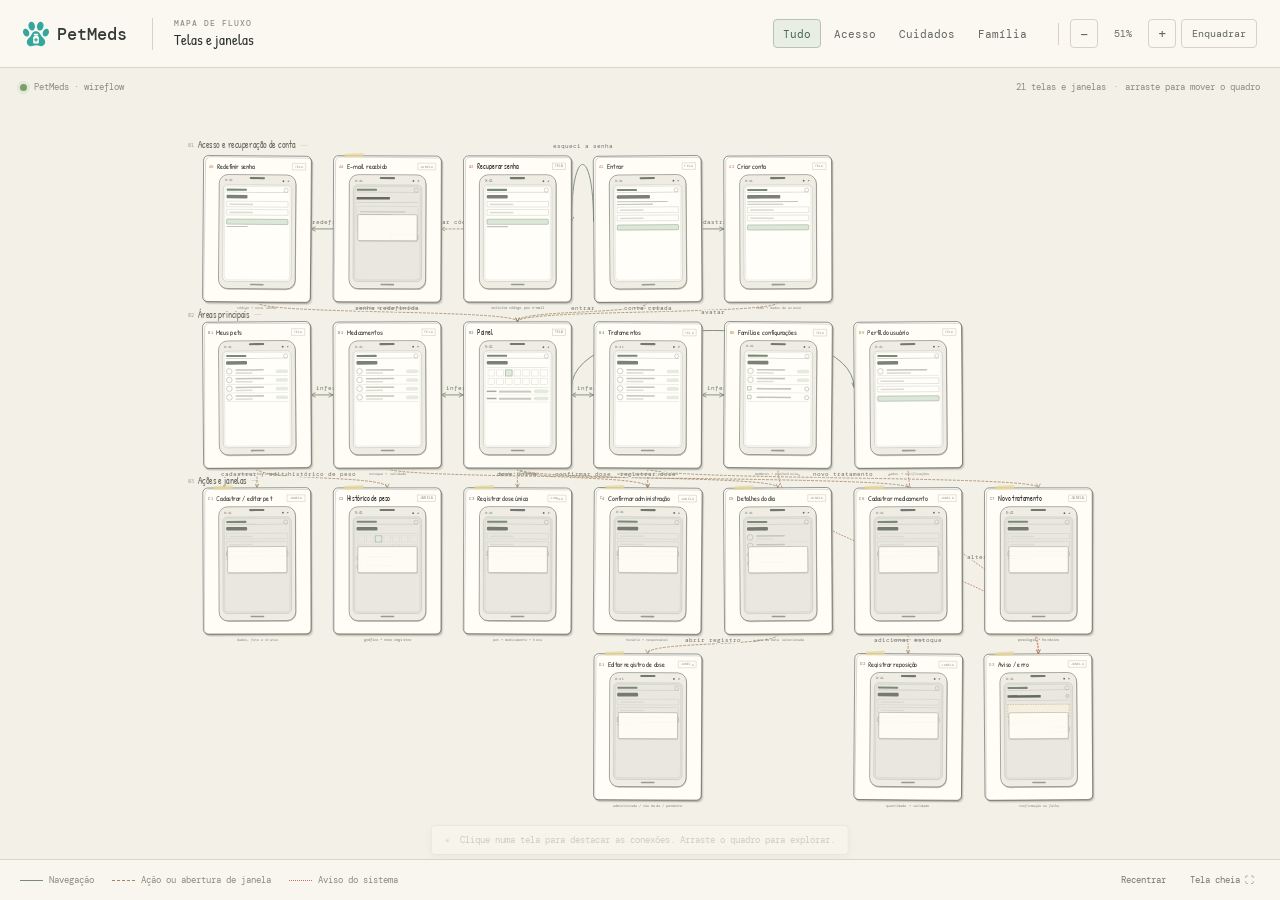
<file: amostras.html>
<!DOCTYPE html>
<html lang="pt-BR">
<head>
  <meta charset="UTF-8">
  <meta name="viewport" content="width=device-width, initial-scale=1.0">
  <meta http-equiv="refresh" content="0; url=fluxo-telas.html">
  <title>PetMeds | Fluxo de telas</title>
  <link rel="stylesheet" href="amostras.css">
</head>
<body>
  <p>Redirecionando para o <a href="fluxo-telas.html">mapa de fluxo das telas</a>...</p>
  <div class="demo-app">
    <aside class="sidebar">
      <a class="brand" href="amostras.html" aria-label="PetMeds, início">
        <img src="logo_petmeds.svg" alt="">
        <span>Pet<span>Meds</span></span>
      </a>
      <div class="demo-label">AMOSTRAS DE TELAS</div>
      <nav class="side-nav" aria-label="Telas da demonstração">
        <button class="nav-item active" data-screen="dashboard"><span class="nav-symbol">▦</span>Painel <span class="nav-count">01</span></button>
        <button class="nav-item" data-screen="pets"><span class="nav-symbol">♧</span>Meus pets <span class="nav-count">02</span></button>
        <button class="nav-item" data-screen="meds"><span class="nav-symbol">◉</span>Medicamentos <span class="nav-count">03</span></button>
        <button class="nav-item" data-screen="treatments"><span class="nav-symbol">☷</span>Tratamentos <span class="nav-count">04</span></button>
        <button class="nav-item" data-screen="family"><span class="nav-symbol">⌂</span>Família e ajustes <span class="nav-count">05</span></button>
      </nav>
      <div class="sidebar-foot">
        <div class="demo-note"><span class="demo-dot"></span>Modo de demonstração</div>
        <p>Dados fictícios. Nenhuma alteração é salva na sua conta.</p>
      </div>
    </aside>

    <main class="main-area">
      <header class="topbar">
        <div class="breadcrumb"><span>PetMeds</span><span class="crumb-slash">/</span><strong id="current-section">Painel</strong></div>
        <div class="topbar-actions">
          <span class="family-pill"><span class="family-mark">G</span> Família Gamboa 106 <span class="chevron">⌄</span></span>
          <button class="profile-button" type="button" aria-label="Perfil de André">AS</button>
        </div>
      </header>

      <div class="content-wrap">
        <section class="screen active" id="screen-dashboard" aria-labelledby="dashboard-title">
          <div class="screen-heading">
            <div><p class="eyebrow">QUARTA-FEIRA, 5 DE NOVEMBRO</p><h1 id="dashboard-title">Bom dia, André <span class="wave">↗</span></h1><p class="subheading">A rotina de hoje está organizada. Aqui está o resumo da família.</p></div>
            <button type="button" class="button primary" data-action="open-dose">＋ Registrar dose única</button>
          </div>
          <div class="pet-switcher" aria-label="Filtrar por pet"><button class="pet-chip selected" data-pet="Todos"><span class="pet-chip-icon all-icon">✳</span>Todos</button><button class="pet-chip" data-pet="Ícaro"><span class="pet-chip-icon cat-icon">I</span>Ícaro</button><button class="pet-chip" data-pet="Laranja"><span class="pet-chip-icon orange-icon">L</span>Laranja</button></div>
          <div class="stats-grid">
            <article class="stat-box"><span class="stat-icon coral">♧</span><div><span class="stat-label">Pets acompanhados</span><strong>2 <small>ativos</small></strong></div><span class="stat-foot">na família</span></article>
            <article class="stat-box"><span class="stat-icon mint">◷</span><div><span class="stat-label">Doses nesta semana</span><strong>18</strong></div><span class="stat-foot">de 21 programadas</span></article>
            <article class="stat-box"><span class="stat-icon blue">✚</span><div><span class="stat-label">Medicamentos ativos</span><strong>5</strong></div><span class="stat-foot">1 precisa reposição</span></article>
          </div>
          <div class="dashboard-grid">
            <section class="panel schedule-panel">
              <div class="panel-heading"><div><p class="eyebrow">ROTINA</p><h2>Agenda de hoje</h2></div><button class="text-button" data-action="show-all-doses">Ver semana <span>→</span></button></div>
              <div class="day-strip"><button class="day-cell muted"><span>SEG</span><b>03</b></button><button class="day-cell muted"><span>TER</span><b>04</b></button><button class="day-cell current"><span>QUA</span><b>05</b><i>Hoje</i></button><button class="day-cell"><span>QUI</span><b>06</b></button><button class="day-cell"><span>SEX</span><b>07</b></button><button class="day-cell"><span>SÁB</span><b>08</b></button><button class="day-cell"><span>DOM</span><b>09</b></button></div>
              <div class="dose-list">
                <article class="dose-row" data-pet-name="Ícaro"><span class="dose-time">08:00</span><span class="timeline-dot done-dot"></span><div class="dose-info"><strong>Dipirona</strong><span>Ícaro · 1 comprimido</span></div><span class="dose-state completed">Administrado</span><span class="dose-by">por André</span></article>
                <article class="dose-row" data-pet-name="Laranja"><span class="dose-time">12:30</span><span class="timeline-dot next-dot"></span><div class="dose-info"><strong>Antibiótico</strong><span>Laranja · 2 ml</span></div><button class="button small confirm-dose" data-action="confirm-dose">Confirmar dose</button></article>
                <article class="dose-row" data-pet-name="Ícaro"><span class="dose-time">20:00</span><span class="timeline-dot later-dot"></span><div class="dose-info"><strong>Probiótico</strong><span>Ícaro · 1 cápsula</span></div><span class="dose-state upcoming">Agendado</span></article>
              </div>
              <div class="schedule-foot"><span class="status-mark"></span>Uma dose aguardando confirmação</div>
            </section>
            <aside class="panel side-panel">
              <div class="panel-heading"><div><p class="eyebrow">ACOMPANHAMENTO</p><h2>Seus pets</h2></div><button class="icon-button" data-goto="pets" aria-label="Ver pets">→</button></div>
              <div class="mini-pet"><div class="pet-avatar avatar-icaro">Í</div><div class="mini-pet-info"><strong>Ícaro</strong><span>Gato · 6 anos</span><small><span class="weight-icon">↕</span> 6,1 kg <em>· registrado hoje</em></small></div><span class="health-indicator">●</span></div>
              <div class="mini-pet"><div class="pet-avatar avatar-laranja">L</div><div class="mini-pet-info"><strong>Laranja</strong><span>Gato · 14 anos</span><small><span class="weight-icon">↕</span> 8,5 kg <em>· há 2 semanas</em></small></div><span class="health-indicator">●</span></div>
              <div class="reminder-box"><span class="reminder-icon">!</span><p><strong>Estoque baixo</strong><br>Antibiótico tem doses para mais 2 dias.</p><button data-goto="meds">Conferir</button></div>
            </aside>
          </div>
          <section class="panel history-panel"><div class="panel-heading"><div><p class="eyebrow">REGISTROS</p><h2>Administrações recentes</h2></div><div class="segmented"><button class="segment active" data-history="pessoa">Por pessoa</button><button class="segment" data-history="medicamento">Por medicamento</button></div></div><div class="history-table"><div class="history-head"><span>MEDICAMENTO</span><span>PET</span><span>ADMINISTRADO POR</span><span>DATA E HORA</span><span>STATUS</span></div><div class="history-line"><strong>Dipirona</strong><span>Ícaro</span><span>André Silva</span><span>Hoje, 08:04</span><span class="table-status">Concluído</span></div></div></section>
        </section>

        <section class="screen" id="screen-pets" aria-labelledby="pets-title">
          <div class="screen-heading"><div><p class="eyebrow">PERFIL E SAÚDE</p><h1 id="pets-title">Meus pets</h1><p class="subheading">Informações, peso e tratamentos de cada companheiro.</p></div><button class="button primary" data-action="open-pet">＋ Cadastrar pet</button></div>
          <div class="screen-toolbar"><div class="segmented pet-filter"><button class="segment active" data-pet-filter="active">Ativos <span>2</span></button><button class="segment" data-pet-filter="inactive">Não ativos <span>1</span></button></div><label class="search-field"><span>⌕</span><input type="search" placeholder="Buscar pet" aria-label="Buscar pet"></label></div>
          <div class="pets-grid">
            <article class="pet-profile"><div class="profile-top"><div class="pet-avatar large avatar-icaro">Í</div><div class="profile-name"><span class="active-tag"><i></i> Ativo</span><h2>Ícaro</h2><p>Gato · Nascido em 01/09/2019</p></div><button class="dots-button" aria-label="Mais opções">···</button></div><div class="weight-summary"><span class="weight-icon">↕</span><div><strong>6,1 <small>kg</small></strong><span>Peso mais recente · 05/11/2026</span></div><button class="text-button" data-action="weight-history">Histórico de peso →</button></div><div class="profile-treatments"><h3>Tratamentos ativos <span>2</span></h3><div class="tag-list"><span>Dipirona</span><span>Probiótico</span></div></div><div class="profile-actions"><button class="button outline" data-action="weight-history">↕ Histórico de peso</button><button class="button outline" data-action="edit-pet">Editar perfil</button></div></article>
            <article class="pet-profile"><div class="profile-top"><div class="pet-avatar large avatar-laranja">L</div><div class="profile-name"><span class="active-tag"><i></i> Ativo</span><h2>Laranja</h2><p>Gato · Nascido em 01/06/2012</p></div><button class="dots-button" aria-label="Mais opções">···</button></div><div class="weight-summary"><span class="weight-icon">↕</span><div><strong>8,5 <small>kg</small></strong><span>Peso mais recente · 22/10/2026</span></div><button class="text-button" data-action="weight-history">Histórico de peso →</button></div><div class="profile-treatments"><h3>Tratamentos ativos <span>1</span></h3><div class="tag-list"><span>Antibiótico</span></div></div><div class="profile-actions"><button class="button outline" data-action="weight-history">↕ Histórico de peso</button><button class="button outline" data-action="edit-pet">Editar perfil</button></div></article>
            <article class="pet-profile inactive-pet" hidden><div class="profile-top"><div class="pet-avatar large avatar-thor">T</div><div class="profile-name"><span class="inactive-tag">Inativo</span><h2>Thor</h2><p>Cão · Perfil arquivado</p></div><button class="dots-button" aria-label="Mais opções">···</button></div><p class="archived-note">O histórico permanece guardado para consulta.</p><div class="profile-actions"><button class="button outline" data-action="pet-record">Ver histórico</button></div></article>
          </div>
          <div class="feature-caption"><span>02</span><p><strong>Perfil completo por pet</strong> · acompanhe peso, tratamentos e histórico de saúde em um só lugar.</p></div>
        </section>

        <section class="screen" id="screen-meds" aria-labelledby="meds-title">
          <div class="screen-heading"><div><p class="eyebrow">INVENTÁRIO DA FAMÍLIA</p><h1 id="meds-title">Medicamentos</h1><p class="subheading">Validade e quantidade em estoque, sempre à mão.</p></div><button class="button primary" data-action="open-med">＋ Cadastrar medicamento</button></div>
          <div class="stock-summary"><div><span class="stock-kicker">NO SEU ESTOQUE</span><strong>5 <small>medicamentos</small></strong></div><div class="stock-breakdown"><span><i class="stock-dot good"></i> 3 disponíveis</span><span><i class="stock-dot low"></i> 1 estoque baixo</span><span><i class="stock-dot expired"></i> 1 vencido</span></div></div>
          <div class="screen-toolbar"><div class="segmented med-filter"><button class="segment active" data-med-filter="available">Disponíveis <span>3</span></button><button class="segment" data-med-filter="low">Estoque baixo <span>1</span></button><button class="segment" data-med-filter="expired">Vencidos <span>1</span></button></div><label class="search-field"><span>⌕</span><input type="search" placeholder="Buscar medicamento" aria-label="Buscar medicamento"></label></div>
          <div class="med-table panel"><div class="med-table-head"><span>MEDICAMENTO</span><span>ESTOQUE</span><span>VALIDADE</span><span>TRATAMENTO</span><span>AÇÃO</span></div>
            <article class="med-row" data-med-status="available"><div class="med-title"><span class="med-icon mint">✚</span><span><strong>Dipirona</strong><small>Gotas · 20 ml</small></span></div><div><strong>16 ml</strong><small class="stock-caption">Disponível</small></div><div><strong>20/03/2027</strong><small>Em 135 dias</small></div><div><span class="linked-pet"><span class="tiny-avatar avatar-icaro">Í</span> Ícaro</span></div><button class="button outline small" data-action="restock">＋ Repor</button></article>
            <article class="med-row" data-med-status="low"><div class="med-title"><span class="med-icon amber">✚</span><span><strong>Antibiótico</strong><small>Suspensão · 10 ml</small></span></div><div><strong>2 ml</strong><small class="stock-caption low-text">Baixo · ~2 dias</small></div><div><strong>12/11/2026</strong><small>Em 7 dias</small></div><div><span class="linked-pet"><span class="tiny-avatar avatar-laranja">L</span> Laranja</span></div><button class="button outline small" data-action="restock">＋ Repor</button></article>
            <article class="med-row" data-med-status="available"><div class="med-title"><span class="med-icon blue">✚</span><span><strong>Probiótico</strong><small>Cápsulas · 30 un.</small></span></div><div><strong>24 un.</strong><small class="stock-caption">Disponível</small></div><div><strong>08/06/2027</strong><small>Em 215 dias</small></div><div><span class="linked-pet"><span class="tiny-avatar avatar-icaro">Í</span> Ícaro</span></div><button class="button outline small" data-action="restock">＋ Repor</button></article>
            <article class="med-row" data-med-status="expired" hidden><div class="med-title"><span class="med-icon gray">✚</span><span><strong>Pomada dermatológica</strong><small>Uso tópico · 15 g</small></span></div><div><strong>1 un.</strong><small class="stock-caption">Em estoque</small></div><div><strong>10/10/2026</strong><small class="low-text">Vencido</small></div><div><span>Sem tratamento</span></div><button class="button outline small" data-action="med-details">Detalhes</button></article>
          </div>
          <div class="feature-caption"><span>03</span><p><strong>Estoque e validade</strong> · receba sinais visuais de reposição e acompanhe os medicamentos vinculados aos tratamentos.</p></div>
        </section>

        <section class="screen" id="screen-treatments" aria-labelledby="treatments-title">
          <div class="screen-heading"><div><p class="eyebrow">DOSES E HORÁRIOS</p><h1 id="treatments-title">Tratamentos</h1><p class="subheading">Monte uma rotina e registre cada administração.</p></div><button class="button primary" data-action="open-treatment">＋ Novo tratamento</button></div>
          <div class="treatment-overview"><div class="overview-mark">◷</div><div><strong>Rotina em andamento</strong><span>3 tratamentos ativos · próximas doses às 12:30 e 20:00</span></div><button class="text-button" data-goto="dashboard">Ver agenda →</button></div>
          <div class="screen-toolbar"><div class="segmented treatment-filter"><button class="segment active" data-treatment-filter="active">Ativos <span>3</span></button><button class="segment" data-treatment-filter="paused">Pausados <span>1</span></button><button class="segment" data-treatment-filter="completed">Concluídos <span>4</span></button></div><span class="filter-hint">Filtrar por status</span></div>
          <div class="treatment-list">
            <article class="treatment-card panel" data-treatment-status="active"><div class="treatment-main"><span class="treatment-icon pink">✚</span><div><div class="treatment-name"><h2>Antibiótico</h2><span class="treatment-status active-status">Ativo</span></div><p><span class="tiny-avatar avatar-laranja">L</span> Laranja <span class="dot-separator">·</span> 2 ml <span class="dot-separator">·</span> a cada 12 horas</p></div></div><div class="treatment-schedule"><span class="eyebrow">PRÓXIMA DOSE</span><strong>Hoje, 12:30</strong><span>Faltam 2 horas</span></div><div class="treatment-actions"><button class="button primary small" data-action="confirm-dose">Registrar dose</button><button class="button outline small" data-action="pause-treatment">Pausar</button></div></article>
            <article class="treatment-card panel" data-treatment-status="active"><div class="treatment-main"><span class="treatment-icon mint">✚</span><div><div class="treatment-name"><h2>Dipirona</h2><span class="treatment-status active-status">Ativo</span></div><p><span class="tiny-avatar avatar-icaro">Í</span> Ícaro <span class="dot-separator">·</span> 1 comprimido <span class="dot-separator">·</span> a cada 8 horas</p></div></div><div class="treatment-schedule"><span class="eyebrow">PRÓXIMA DOSE</span><strong>Hoje, 16:00</strong><span>Horários flexíveis</span></div><div class="treatment-actions"><button class="button primary small" data-action="confirm-dose">Registrar dose</button><button class="button outline small" data-action="pause-treatment">Pausar</button></div></article>
            <article class="treatment-card panel" data-treatment-status="paused" hidden><div class="treatment-main"><span class="treatment-icon gray">✚</span><div><div class="treatment-name"><h2>Suplemento vitamínico</h2><span class="treatment-status paused-status">Pausado</span></div><p><span class="tiny-avatar avatar-icaro">Í</span> Ícaro <span class="dot-separator">·</span> 1 cápsula <span class="dot-separator">·</span> 1 vez ao dia</p></div></div><div class="treatment-schedule"><span class="eyebrow">PAUSADO EM</span><strong>01/11/2026</strong><span>Histórico preservado</span></div><div class="treatment-actions"><button class="button outline small" data-action="resume-treatment">Retomar</button><button class="button outline small" data-action="treatment-history">Histórico</button></div></article>
          </div>
          <div class="feature-caption"><span>04</span><p><strong>Tratamentos flexíveis</strong> · defina horários, frequência e duração; pause e retome mantendo o histórico.</p></div>
        </section>

        <section class="screen" id="screen-family" aria-labelledby="family-title">
          <div class="screen-heading"><div><p class="eyebrow">GESTÃO COMPARTILHADA</p><h1 id="family-title">Família e ajustes</h1><p class="subheading">Cuide dos pets em conjunto, com permissões para cada pessoa.</p></div><button class="button outline" data-action="copy-code">▣ Copiar código do grupo</button></div>
          <div class="family-layout">
            <section class="panel family-card"><div class="panel-heading"><div><p class="eyebrow">SEU GRUPO</p><h2>Família Gamboa 106</h2></div><span class="family-icon">⌂</span></div><p class="family-description">Compartilhe os cuidados e mantenha todos a par dos horários e registros.</p><div class="invite-code"><div><span class="eyebrow">CÓDIGO DE CONVITE</span><strong>G6M2K9</strong></div><button class="button outline small" data-action="copy-code">Copiar</button></div><div class="member-list"><div class="member-row"><span class="member-avatar member-andre">AS</span><div><strong>André Silva <small>Você</small></strong><span>andre@email.com</span></div><span class="role-badge admin-role">Administrador</span></div><div class="member-row"><span class="member-avatar member-maria">MC</span><div><strong>Maria Costa</strong><span>Cuida dos pets desde 2024</span></div><span class="role-badge caregiver-role">Cuidadora</span></div><div class="member-row"><span class="member-avatar member-joao">JP</span><div><strong>João Pereira</strong><span>Acesso temporário · até 12/11</span></div><span class="role-badge guest-role">Temporário</span></div></div><button class="button outline invite-button" data-action="invite-member">＋ Convidar pessoa</button></section>
            <div class="settings-column"><section class="panel settings-panel"><p class="eyebrow">SUA CONTA</p><h2>Perfil</h2><div class="account-row"><span class="member-avatar member-andre">AS</span><div><strong>André Silva</strong><span>andre@email.com</span></div><button class="text-button" data-action="edit-profile">Editar →</button></div></section><section class="panel settings-panel"><p class="eyebrow">PREFERÊNCIAS</p><h2>Lembretes e aparência</h2><label class="toggle-row"><span><strong>Lembretes por e-mail</strong><small>Receber avisos de doses agendadas</small></span><input type="checkbox" checked><i class="toggle"></i></label><label class="toggle-row"><span><strong>Tema escuro</strong><small>Alternar aparência da interface</small></span><input type="checkbox" id="dark-toggle"><i class="toggle"></i></label><button class="settings-link" data-action="export-data"><span>⇩</span><span><strong>Exportar dados</strong><small>Baixar uma cópia dos registros</small></span><b>→</b></button></section><section class="help-card"><span>?</span><div><strong>Seu espaço de cuidado</strong><p>Os dados da família ficam disponíveis para todos os membros autorizados.</p></div></section></div>
          </div>
          <div class="feature-caption"><span>05</span><p><strong>Cuidado compartilhado</strong> · convide familiares, controle permissões e personalize lembretes.</p></div>
        </section>
        <footer class="page-footer"><span>PetMeds · Amostras de telas</span><div><button data-action="previous-screen">← Anterior</button><span id="screen-counter">01 / 05</span><button data-action="next-screen">Próxima →</button></div></footer>
      </div>
    </main>
  </div>
  <dialog id="demo-dialog" class="demo-dialog"><button class="dialog-close" data-action="close-dialog" aria-label="Fechar">×</button><div id="dialog-content"></div></dialog>
  <div class="toast" id="toast" role="status" aria-live="polite"></div>
  <script src="amostras.js" defer></script>
</body>
</html>
</file>
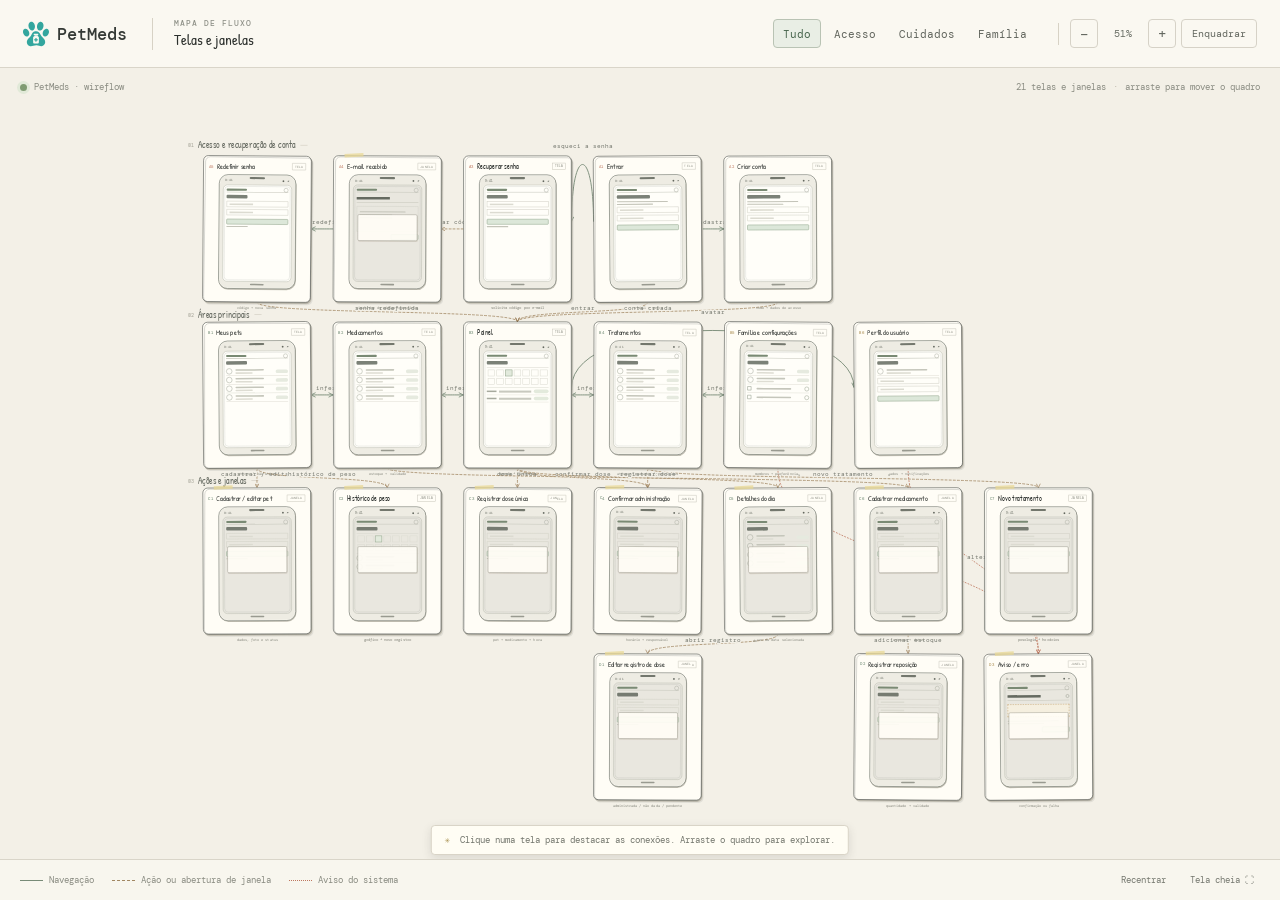
<file: fluxo-telas.html>
<!DOCTYPE html>
<html lang="pt-BR">
<head>
  <meta charset="UTF-8">
  <meta name="viewport" content="width=device-width, initial-scale=1.0">
  <meta name="theme-color" content="#f3f0e7">
  <title>PetMeds | Mapa de fluxo</title>
  <link rel="stylesheet" href="fluxo-telas.css">
  <link rel="stylesheet" href="fluxo-celular.css">
</head>
<body>
  <header class="topbar">
    <a class="brand" href="fluxo-telas.html" aria-label="PetMeds, mapa de fluxo"><img src="logo_petmeds.svg" alt=""><span>PetMeds</span></a>
    <div class="document-title"><span class="document-kicker">MAPA DE FLUXO</span><strong>Telas e janelas</strong></div>
    <div class="toolbar">
      <div class="view-filters" aria-label="Filtrar partes do fluxo">
        <button class="filter-button active" data-filter="all">Tudo</button>
        <button class="filter-button" data-filter="access">Acesso</button>
        <button class="filter-button" data-filter="care">Cuidados</button>
        <button class="filter-button" data-filter="team">Família</button>
      </div>
      <span class="toolbar-divider"></span>
      <button class="tool-button" data-tool="zoom-out" aria-label="Diminuir zoom" title="Diminuir zoom">−</button>
      <output id="zoom-level">100%</output>
      <button class="tool-button" data-tool="zoom-in" aria-label="Aumentar zoom" title="Aumentar zoom">+</button>
      <button class="tool-button fit-button" data-tool="fit" title="Enquadrar quadro">Enquadrar</button>
    </div>
  </header>
  <main class="workspace">
    <div class="board-meta"><span><i class="status-dot"></i>PetMeds · wireflow</span><span>21 telas e janelas <b>·</b> arraste para mover o quadro</span></div>
    <div class="viewport" id="viewport" aria-label="Quadro do fluxo de telas PetMeds">
      <div class="board" id="board">
        <div class="lane-label lane-access">01 <span>Acesso e recuperação de conta</span><i></i></div>
        <div class="lane-label lane-pages">02 <span>Áreas principais</span><i></i></div>
        <div class="lane-label lane-windows">03 <span>Ações e janelas</span><i></i></div>
        <svg class="connections" id="connections" aria-hidden="true"></svg>
        <div id="nodes"></div>
      </div>
    </div>
    <footer class="board-footer">
      <div class="legend"><span><i class="legend-line"></i> Navegação</span><span><i class="legend-line action-line"></i> Ação ou abertura de janela</span><span><i class="legend-line system-line"></i> Aviso do sistema</span></div>
      <div class="board-controls"><button data-tool="reset" title="Voltar ao enquadramento inicial">Recentrar</button><button data-tool="fullscreen" title="Alternar tela cheia">Tela cheia ⛶</button></div>
    </footer>
    <aside class="hint" id="hint"><span>✳</span> Clique numa tela para destacar as conexões. Arraste o quadro para explorar.</aside>
  </main>
  <script src="fluxo-telas.js" defer></script>
</body>
</html>
</file>
<file: amostras.css>
@import url('https://fonts.googleapis.com/css2?family=DM+Sans:wght@400;500;600;700&family=Manrope:wght@400;500;600;700;800&display=swap');

:root{--ink:#20302e;--muted:#75817e;--line:#e4e9e5;--paper:#fff;--canvas:#f3f6f4;--green:#198a77;--green-dark:#176c60;--mint:#e2f2eb;--coral:#f3e5dd;--amber:#a76c19;--amber-bg:#fff2db;--blue:#e6edf5;--shadow:0 12px 32px rgba(32,48,46,.045);font-family:'DM Sans',sans-serif;color:var(--ink);font-synthesis:none}
*{box-sizing:border-box}body{margin:0;background:var(--canvas);font-size:14px}button,input{font:inherit}button{color:inherit;cursor:pointer}button:focus-visible,input:focus-visible{outline:2px solid #45a994;outline-offset:2px}.demo-app{min-height:100vh}.sidebar{position:fixed;inset:0 auto 0 0;width:246px;background:#fff;border-right:1px solid var(--line);padding:30px 18px 20px;display:flex;flex-direction:column;z-index:5}.brand{display:flex;align-items:center;gap:10px;text-decoration:none;color:var(--ink);font:800 21px 'Manrope',sans-serif;margin:0 10px 49px}.brand img{width:30px;height:30px;object-fit:contain}.brand span span{color:var(--green)}.demo-label,.eyebrow,.stock-kicker{font-size:10px;font-weight:700;letter-spacing:1.15px;color:#899590}.demo-label{padding:0 12px;margin-bottom:12px}.side-nav{display:grid;gap:5px}.nav-item{height:44px;border:0;border-radius:7px;background:transparent;text-align:left;padding:0 11px;display:flex;align-items:center;gap:12px;color:#697672;font-size:13px;font-weight:600}.nav-item:hover{background:#f5f8f6}.nav-item.active{color:var(--green-dark);background:#e8f4ee}.nav-symbol{width:20px;text-align:center;font-size:18px}.nav-count{margin-left:auto;font-size:10px;color:#9aa5a0;font-weight:600}.nav-item.active .nav-count{color:#53877b}.sidebar-foot{margin-top:auto;border-top:1px solid var(--line);padding:16px 9px 0}.demo-note{font-size:12px;font-weight:700;display:flex;gap:8px;align-items:center}.demo-dot{width:7px;height:7px;border-radius:50%;background:#61ad79;box-shadow:0 0 0 3px #e6f4e9}.sidebar-foot p{font-size:11px;line-height:1.55;color:var(--muted);margin:9px 0 0}.main-area{margin-left:246px;min-height:100vh}.topbar{height:68px;background:rgba(255,255,255,.82);border-bottom:1px solid var(--line);display:flex;align-items:center;justify-content:space-between;padding:0 44px;position:sticky;top:0;z-index:4;backdrop-filter:blur(14px)}.breadcrumb{display:flex;gap:11px;align-items:center;font-size:12px;color:#8a9591}.breadcrumb strong{color:#42504d;font-weight:600}.crumb-slash{color:#c1cac5}.topbar-actions{display:flex;align-items:center;gap:16px}.family-pill{height:34px;padding:0 10px;display:flex;align-items:center;gap:8px;background:#fff;border:1px solid var(--line);border-radius:6px;color:#53615d;font-size:11px;font-weight:600}.family-mark{width:20px;height:20px;display:grid;place-items:center;border-radius:50%;background:#e6f1e7;color:#537b5b;font-size:10px}.chevron{color:#899590}.profile-button{width:32px;height:32px;border:0;border-radius:50%;background:#dcece3;color:#4e7761;font-size:10px;font-weight:700}.content-wrap{max-width:1230px;padding:35px 44px 20px;margin:0 auto}.screen{display:none;animation:arrive .24s ease-out}.screen.active{display:block}@keyframes arrive{from{opacity:.5;transform:translateY(4px)}to{opacity:1;transform:translateY(0)}}.screen-heading{display:flex;align-items:flex-end;justify-content:space-between;gap:22px;margin-bottom:26px}.eyebrow{margin:0 0 8px}h1,h2,h3,p{margin-top:0}h1,h2,h3{font-family:'Manrope',sans-serif}h1{font-size:27px;line-height:1.25;letter-spacing:0;margin:0;font-weight:700}.wave{font-family:'DM Sans',sans-serif;color:var(--green);font-size:22px}.subheading{color:var(--muted);font-size:12px;margin:8px 0 0}.button{border:1px solid transparent;border-radius:6px;height:38px;padding:0 14px;display:inline-flex;align-items:center;justify-content:center;gap:7px;white-space:nowrap;font-size:11px;font-weight:700;transition:background .15s,transform .15s}.button:active{transform:translateY(1px)}.button.primary{color:#fff;background:var(--green)}.button.primary:hover{background:var(--green-dark)}.button.outline{background:#fff;border-color:#dfe6e2;color:#56635f}.button.outline:hover{border-color:#9bbeb0;color:var(--green-dark)}.button.small{height:31px;padding:0 10px;font-size:10px}.pet-switcher{display:flex;gap:8px;margin-bottom:19px}.pet-chip{border:1px solid var(--line);background:#fff;border-radius:20px;height:34px;padding:0 12px 0 7px;display:flex;align-items:center;gap:7px;color:#66736f;font-size:11px;font-weight:600}.pet-chip.selected{border-color:#8bb8a4;background:#edf6f1;color:#2c705c}.pet-chip-icon,.tiny-avatar{width:22px;height:22px;border-radius:50%;display:inline-grid;place-items:center;font-size:9px;font-weight:700}.all-icon{background:#e5eee8;color:#637e6e}.cat-icon,.avatar-icaro{background:#d8e7d8;color:#526c4a}.orange-icon,.avatar-laranja{background:#f0dfc9;color:#a06b3d}.avatar-thor{background:#dce4ec;color:#637a91}.stats-grid{display:grid;grid-template-columns:repeat(3,minmax(0,1fr));gap:13px;margin-bottom:18px}.stat-box{min-height:91px;position:relative;background:#fff;border:1px solid var(--line);border-radius:7px;padding:16px;display:flex;align-items:center;gap:12px;box-shadow:var(--shadow)}.stat-icon{width:34px;height:34px;border-radius:8px;display:grid;place-items:center;font-size:18px}.stat-icon.coral{background:#f5e9e1;color:#ad7554}.stat-icon.mint{background:#e5f2eb;color:#4d9173}.stat-icon.blue{background:#e9eef4;color:#73869b}.stat-box>div{display:grid;gap:4px}.stat-label{color:var(--muted);font-size:10px}.stat-box strong{font:700 21px 'Manrope',sans-serif}.stat-box strong small{font:500 10px 'DM Sans',sans-serif;color:#84908c}.stat-foot{position:absolute;right:13px;bottom:13px;color:#97a19d;font-size:9px}.dashboard-grid{display:grid;grid-template-columns:minmax(0,1.8fr) minmax(255px,.92fr);gap:15px;margin-bottom:15px}.panel{background:#fff;border:1px solid var(--line);border-radius:7px;box-shadow:var(--shadow)}.schedule-panel,.side-panel{padding:18px 19px}.panel-heading{display:flex;align-items:center;justify-content:space-between;gap:12px}.panel-heading h2{font-size:15px;margin:0;font-weight:700}.panel-heading .eyebrow{margin-bottom:5px}.text-button{border:0;background:none;color:var(--green);font-size:10px;font-weight:700;padding:4px}.text-button span{font-size:14px;margin-left:4px}.day-strip{display:grid;grid-template-columns:repeat(7,1fr);margin:17px 0 11px;border-bottom:1px solid var(--line);padding-bottom:13px}.day-cell{position:relative;display:grid;gap:5px;justify-items:center;border:0;background:none;color:#909b96;padding:5px 2px;font-size:9px}.day-cell b{font:600 12px 'DM Sans',sans-serif;color:#56625e}.day-cell.current{color:var(--green)}.day-cell.current b{color:#fff;background:var(--green);width:25px;height:25px;border-radius:50%;display:grid;place-items:center}.day-cell i{position:absolute;top:52px;font-style:normal;font-size:8px;color:var(--green);font-weight:700}.dose-list{padding-top:5px}.dose-row{min-height:55px;display:grid;grid-template-columns:43px 10px minmax(90px,1fr) auto;align-items:center;gap:10px;border-bottom:1px solid #f0f3f1}.dose-time{font-size:10px;font-weight:700;color:#66736f}.timeline-dot{width:8px;height:8px;border-radius:50%;position:relative}.timeline-dot::after{content:'';position:absolute;left:3px;top:9px;height:47px;border-left:1px solid #e4eae6}.dose-row:last-child .timeline-dot::after{display:none}.done-dot{background:#5ca77a}.next-dot{background:#e5a84e;box-shadow:0 0 0 3px #fbf0df}.later-dot{background:#a6b1ac}.dose-info{display:grid;gap:3px}.dose-info strong{font-size:11px}.dose-info span{font-size:9px;color:#8a9691}.dose-state{font-size:9px;padding:5px 7px;border-radius:4px}.completed{color:#4b8562;background:#edf6ef}.upcoming{color:#75817b;background:#f0f3f1}.dose-by{font-size:9px;color:#919c97}.confirm-dose{color:#fff;background:#b67d32}.confirm-dose:hover{background:#986628}.schedule-foot{border-top:1px solid var(--line);padding-top:12px;margin-top:8px;display:flex;align-items:center;gap:7px;color:#6b7772;font-size:9px}.status-mark{width:7px;height:7px;border-radius:50%;background:#e5a84e}.side-panel .panel-heading{margin-bottom:15px}.icon-button{width:27px;height:27px;border:1px solid var(--line);background:#fff;border-radius:5px;color:var(--green);font-size:15px}.mini-pet{display:flex;align-items:center;gap:10px;padding:12px 0;border-top:1px solid #f0f3f1}.pet-avatar{width:36px;height:36px;flex-shrink:0;border:1px solid rgba(68,102,77,.18);border-radius:50%;display:grid;place-items:center;font:700 14px 'Manrope',sans-serif}.mini-pet-info{min-width:0;display:grid;gap:2px;flex:1}.mini-pet-info strong{font-size:11px}.mini-pet-info>span,.mini-pet-info small{font-size:9px;color:#87928d}.mini-pet-info small{margin-top:2px;color:var(--green-dark);font-weight:600}.mini-pet-info em{color:#98a29e;font-style:normal;font-weight:400}.health-indicator{color:#65a777;font-size:10px}.weight-icon{font-size:13px}.reminder-box{display:flex;align-items:flex-start;gap:9px;background:#fff7e9;border:1px solid #f3e7d3;border-radius:5px;padding:11px 9px;margin-top:8px}.reminder-icon{width:17px;height:17px;border-radius:50%;display:grid;place-items:center;color:#9c6a22;background:#f7e4bf;font-size:10px;font-weight:700}.reminder-box p{font-size:9px;line-height:1.6;color:#7e6a4e;margin:0;flex:1}.reminder-box p strong{color:#76551f}.reminder-box button{border:0;background:none;color:#a26d22;font-size:9px;font-weight:700;padding:1px}.history-panel{padding:16px 19px}.segmented{display:flex;gap:3px;background:#f2f5f3;border-radius:5px;padding:3px}.segment{border:0;background:transparent;border-radius:4px;padding:7px 10px;color:#74817b;font-size:10px;font-weight:600;white-space:nowrap}.segment.active{background:#fff;color:var(--green-dark);box-shadow:0 1px 3px #dce5df}.history-table{margin-top:15px}.history-head,.history-line{display:grid;grid-template-columns:1.15fr .8fr 1.1fr 1fr .8fr;align-items:center;gap:8px}.history-head{padding:0 8px 9px;border-bottom:1px solid var(--line);color:#909b96;font-size:8px;font-weight:700;letter-spacing:.7px}.history-line{padding:11px 8px;font-size:10px;color:#697671}.history-line strong{color:#364541}.table-status{color:#4b8562}.screen-toolbar{display:flex;align-items:center;justify-content:space-between;gap:12px;margin-bottom:17px}.pet-filter .segment,.med-filter .segment,.treatment-filter .segment{padding:8px 11px}.segment span{color:#97a39d;margin-left:4px}.search-field{width:220px;height:34px;display:flex;gap:8px;align-items:center;background:#fff;border:1px solid var(--line);border-radius:5px;padding:0 10px;color:#98a39e}.search-field span{font-size:17px}.search-field input{width:100%;border:0;outline:none;background:transparent;color:var(--ink);font-size:10px}.pets-grid{display:grid;grid-template-columns:repeat(2,minmax(0,1fr));gap:15px}.pet-profile{padding:17px;background:#fff;border:1px solid var(--line);border-radius:7px;box-shadow:var(--shadow)}.profile-top{display:flex;align-items:center;gap:11px}.pet-avatar.large{width:51px;height:51px;font-size:18px}.profile-name{flex:1}.active-tag,.inactive-tag{display:inline-flex;align-items:center;gap:5px;font-size:9px;color:#4a8b62;font-weight:700}.active-tag i{width:6px;height:6px;border-radius:50%;background:#63a976}.profile-name h2{font-size:16px;margin:2px 0 2px}.profile-name p{font-size:9px;color:#84908b;margin:0}.dots-button{align-self:flex-start;border:0;background:none;color:#88948e;font-size:18px;letter-spacing:2px}.weight-summary{display:flex;align-items:center;gap:10px;border-top:1px solid #edf1ee;border-bottom:1px solid #edf1ee;margin:15px 0;padding:12px 0}.weight-summary>.weight-icon{width:28px;height:28px;border-radius:6px;background:#edf5ef;display:grid;place-items:center;color:#57876a}.weight-summary>div{display:grid;gap:3px;flex:1}.weight-summary strong{font:700 17px 'Manrope',sans-serif}.weight-summary strong small{font:500 10px 'DM Sans',sans-serif;color:#7b8782}.weight-summary>div>span{font-size:8px;color:#8b9691}.weight-summary .text-button{font-size:9px}.profile-treatments h3{margin:0 0 8px;font-size:10px}.profile-treatments h3 span{color:#9aa49f;font-weight:500;margin-left:3px}.tag-list{display:flex;gap:6px;flex-wrap:wrap}.tag-list span{font-size:9px;color:#528269;background:#edf5ef;padding:5px 8px;border-radius:4px}.profile-actions{display:flex;gap:7px;margin-top:15px}.profile-actions .button{flex:1}.inactive-tag{background:#eef1ef;color:#78837e;border-radius:4px;padding:3px 6px}.archived-note{padding:19px 0 7px;color:#7f8a86;font-size:10px}.inactive-pet{opacity:.86}.feature-caption{display:flex;align-items:center;gap:12px;border-top:1px solid var(--line);margin-top:23px;padding:14px 0 0;color:#7c8882;font-size:10px}.feature-caption>span{color:var(--green);font:700 10px 'Manrope',sans-serif}.feature-caption p{margin:0}.feature-caption strong{color:#53615c}.stock-summary{display:flex;align-items:center;justify-content:space-between;background:#eaf3ed;border:1px solid #e0ece3;border-radius:6px;padding:14px 18px;margin-bottom:16px}.stock-summary>div:first-child{display:grid;gap:4px}.stock-kicker{font-size:8px}.stock-summary strong{font:700 18px 'Manrope',sans-serif}.stock-summary strong small{font:500 10px 'DM Sans',sans-serif;color:#7b8781}.stock-breakdown{display:flex;gap:17px;color:#68756f;font-size:9px}.stock-breakdown span{display:flex;align-items:center;gap:6px}.stock-dot{width:7px;height:7px;border-radius:50%}.stock-dot.good{background:#63a879}.stock-dot.low{background:#e3a647}.stock-dot.expired{background:#cf7d6f}.med-table{overflow:hidden}.med-table-head,.med-row{display:grid;grid-template-columns:minmax(180px,1.5fr) minmax(86px,.75fr) minmax(95px,.9fr) minmax(100px,.9fr) 78px;align-items:center;gap:13px;padding:13px 17px}.med-table-head{background:#fafcfb;border-bottom:1px solid var(--line);font-size:8px;letter-spacing:.8px;color:#8b9691;font-weight:700}.med-row{min-height:65px;border-bottom:1px solid #edf1ee;font-size:10px;color:#65716c}.med-row:last-child{border-bottom:0}.med-title{display:flex;align-items:center;gap:9px}.med-title>span:last-child{display:grid;gap:3px}.med-title strong,.med-row>div>strong{font-size:10px;color:#384742}.med-title small,.med-row>div>small{font-size:8px;color:#8c9792}.med-icon{width:29px;height:29px;border-radius:6px;display:grid;place-items:center;font-size:14px}.med-icon.mint{background:#e5f2eb;color:#4c9474}.med-icon.amber{background:#fff1dc;color:#ad782d}.med-icon.blue{background:#e9eef5;color:#7689a1}.med-icon.gray{background:#eff1ef;color:#77827c}.stock-caption{display:block;margin-top:3px}.low-text{color:#bd812b!important}.linked-pet{display:flex;align-items:center;gap:6px}.tiny-avatar{width:19px;height:19px;font-size:8px}.treatment-overview{display:flex;align-items:center;gap:12px;background:#eff6f1;border:1px solid #e1ece4;border-radius:6px;padding:13px 16px;margin-bottom:17px}.overview-mark{width:31px;height:31px;border-radius:7px;display:grid;place-items:center;background:#fff;color:#5a9a77;font-size:17px}.treatment-overview>div:nth-child(2){display:grid;gap:4px;flex:1}.treatment-overview strong{font-size:11px}.treatment-overview>div:nth-child(2)>span{font-size:9px;color:#7e8984}.filter-hint{font-size:9px;color:#96a09b}.treatment-list{display:grid;gap:10px}.treatment-card{padding:15px;display:grid;grid-template-columns:minmax(240px,1.5fr) minmax(120px,.8fr) auto;align-items:center;gap:16px}.treatment-main{display:flex;align-items:center;gap:11px}.treatment-icon{width:35px;height:35px;border-radius:8px;display:grid;place-items:center;font-size:16px}.treatment-icon.pink{background:#f5e9e6;color:#b07164}.treatment-icon.mint{background:#e4f2e9;color:#548d68}.treatment-icon.gray{background:#eff1ef;color:#8a948e}.treatment-name{display:flex;align-items:center;gap:8px}.treatment-name h2{font-size:12px;margin:0}.treatment-status{font-size:8px;padding:3px 6px;border-radius:3px}.active-status{background:#eaf4ec;color:#538366}.paused-status{background:#f1f2f0;color:#77827c}.treatment-main p{display:flex;align-items:center;gap:5px;color:#7c8882;font-size:9px;margin:6px 0 0}.dot-separator{color:#c1c9c4}.treatment-schedule{display:grid;gap:4px}.treatment-schedule .eyebrow{font-size:7px;margin:0}.treatment-schedule strong{font-size:10px}.treatment-schedule>span:last-child{font-size:8px;color:#89948e}.treatment-actions{display:flex;gap:6px;justify-content:flex-end}.family-layout{display:grid;grid-template-columns:minmax(0,1.2fr) minmax(275px,.8fr);align-items:start;gap:15px}.family-card,.settings-panel{padding:19px}.family-icon{width:32px;height:32px;display:grid;place-items:center;border-radius:7px;background:#e8f2eb;color:#558368;font-size:17px}.family-description{font-size:10px;line-height:1.6;color:#79857f;margin:10px 0 16px}.invite-code{display:flex;align-items:center;justify-content:space-between;background:#f7faf8;border:1px solid #e9efeb;border-radius:5px;padding:10px 12px;margin-bottom:9px}.invite-code>div{display:grid;gap:4px}.invite-code .eyebrow{font-size:7px;margin:0}.invite-code strong{font:700 17px 'Manrope',sans-serif;letter-spacing:1px}.member-row{min-height:61px;display:flex;align-items:center;gap:9px;border-bottom:1px solid #edf1ee}.member-avatar{width:31px;height:31px;border-radius:50%;display:grid;place-items:center;font-size:8px;font-weight:700;flex-shrink:0}.member-andre{background:#dcece3;color:#4d755d}.member-maria{background:#f4e6df;color:#a2735c}.member-joao{background:#e4eaf3;color:#687d9b}.member-row>div{display:grid;gap:3px;flex:1}.member-row>div strong{font-size:10px}.member-row>div strong small{font-size:8px;color:#8d9892;font-weight:500;margin-left:3px}.member-row>div>span{font-size:8px;color:#8e9993}.role-badge{font-size:8px;padding:4px 6px;border-radius:4px;white-space:nowrap}.admin-role{background:#eaf2eb;color:#598164}.caregiver-role{background:#f4eee2;color:#997744}.guest-role{background:#eef0f1;color:#77828a}.invite-button{width:100%;margin-top:12px}.settings-column{display:grid;gap:12px}.settings-panel .eyebrow{margin-bottom:5px}.settings-panel h2{font-size:14px;margin:0 0 13px}.account-row{display:flex;align-items:center;gap:9px}.account-row>div{display:grid;gap:3px;flex:1}.account-row>div strong{font-size:10px}.account-row>div span{font-size:8px;color:#8b9691}.toggle-row{display:flex;align-items:center;justify-content:space-between;gap:10px;border-top:1px solid #edf1ee;padding:10px 0;cursor:pointer;position:relative}.toggle-row>span{display:grid;gap:3px}.toggle-row strong{font-size:9px}.toggle-row small{font-size:8px;color:#8b9691}.toggle-row input{position:absolute;opacity:0;width:1px;height:1px}.toggle{width:29px;height:17px;border-radius:12px;background:#d9dfdb;position:relative;flex-shrink:0;transition:background .2s}.toggle:after{content:'';position:absolute;width:11px;height:11px;border-radius:50%;top:3px;left:3px;background:#fff;box-shadow:0 1px 3px #98a39d;transition:transform .2s}.toggle-row input:checked+.toggle{background:#64a783}.toggle-row input:checked+.toggle:after{transform:translateX(12px)}.settings-link{width:100%;border:0;border-top:1px solid #edf1ee;background:none;padding:11px 0 0;display:flex;align-items:center;text-align:left;gap:9px;color:#708079}.settings-link>span:first-child{width:26px;height:26px;border-radius:5px;background:#edf4ef;color:#5f9875;display:grid;place-items:center}.settings-link>span:nth-child(2){display:grid;gap:3px;flex:1}.settings-link strong{font-size:9px;color:#475650}.settings-link small{font-size:8px;color:#8c9791}.settings-link b{font-size:13px;color:#789181}.help-card{display:flex;gap:10px;align-items:flex-start;border-radius:6px;background:#edf3f5;padding:13px}.help-card>span{width:18px;height:18px;border-radius:50%;display:grid;place-items:center;background:#dce8ed;color:#6d8491;font-size:10px;font-weight:700}.help-card strong{font-size:9px}.help-card p{color:#77858b;font-size:8px;line-height:1.5;margin:4px 0 0}.page-footer{display:flex;justify-content:space-between;align-items:center;border-top:1px solid var(--line);margin-top:25px;padding:14px 0;color:#929d97;font-size:9px}.page-footer>div{display:flex;align-items:center;gap:12px}.page-footer button{border:0;background:none;color:#5c7168;font-size:9px;font-weight:700;padding:4px}.page-footer button:disabled{color:#c3cbc6;cursor:default}.demo-dialog{position:relative;border:1px solid var(--line);border-radius:9px;padding:26px;width:min(410px,calc(100vw - 28px));box-shadow:0 20px 70px #24372f33;color:var(--ink)}.demo-dialog::backdrop{background:#1b2825aa;backdrop-filter:blur(2px)}.dialog-close{position:absolute;top:9px;right:12px;border:0;background:none;color:#7e8984;font-size:22px}.dialog-content h2{font-size:18px;margin:0 0 7px}.dialog-content>p{font-size:11px;line-height:1.6;color:#7b8781;margin:0 0 18px}.dialog-content label{display:grid;gap:6px;margin-bottom:12px;font-size:10px;color:#61706a;font-weight:600}.dialog-content input,.dialog-content select{height:37px;padding:0 10px;border:1px solid #dfe7e2;border-radius:5px;background:#fff;color:var(--ink);font-size:11px}.dialog-content .button{width:100%;margin-top:5px}.toast{position:fixed;bottom:22px;left:50%;z-index:10;transform:translate(-50%,12px);padding:10px 15px;border-radius:6px;background:#243831;color:#fff;font-size:11px;opacity:0;pointer-events:none;transition:opacity .2s,transform .2s;box-shadow:0 6px 24px #16282030}.toast.show{opacity:1;transform:translate(-50%,0)}.wave{display:inline-block;animation:greet 1.2s ease-out .25s both}@keyframes greet{0%{transform:rotate(-18deg);opacity:.2}100%{transform:rotate(0);opacity:1}}

@media(max-width:1050px){.sidebar{width:210px;padding-inline:14px}.main-area{margin-left:210px}.content-wrap{padding:29px 25px}.topbar{padding:0 25px}.dashboard-grid{grid-template-columns:minmax(0,1.5fr) minmax(230px,.9fr)}.treatment-card{grid-template-columns:minmax(200px,1.2fr) minmax(105px,.7fr);}.treatment-actions{grid-column:2;grid-row:1;align-self:end}.treatment-schedule{grid-column:1;grid-row:2;margin-left:46px}.treatment-card{row-gap:8px}.med-table-head,.med-row{grid-template-columns:minmax(150px,1.4fr) minmax(70px,.7fr) minmax(82px,.85fr) minmax(83px,.8fr) 67px;gap:8px;padding-inline:12px}}
@media(max-width:760px){.sidebar{position:fixed;inset:auto 0 0;width:auto;height:66px;padding:0 7px;border:0;border-top:1px solid var(--line);box-shadow:0 -4px 20px #24372f0a;flex-direction:row;background:#fff}.brand,.demo-label,.sidebar-foot{display:none}.side-nav{width:100%;display:grid;grid-template-columns:repeat(5,1fr);gap:0;align-items:center}.nav-item{height:57px;padding:5px 1px;display:flex;flex-direction:column;justify-content:center;gap:3px;border-radius:5px;font-size:8px}.nav-symbol{font-size:17px;line-height:19px}.nav-count{display:none}.main-area{margin-left:0;padding-bottom:66px}.topbar{height:54px;padding:0 16px}.breadcrumb{font-size:10px}.topbar-actions{gap:9px}.family-pill{height:30px;font-size:9px;padding:0 6px;gap:5px}.family-mark{width:17px;height:17px}.profile-button{width:29px;height:29px}.content-wrap{padding:24px 16px 15px}.screen-heading{align-items:flex-start;margin-bottom:19px}.screen-heading h1{font-size:22px}.screen-heading .subheading{max-width:460px;line-height:1.5}.screen-heading>.button{height:34px;padding:0 9px;font-size:9px}.stats-grid{gap:7px}.stat-box{min-height:83px;padding:10px;gap:7px;align-items:flex-start;flex-direction:column}.stat-icon{position:absolute;right:9px;top:9px;width:25px;height:25px;font-size:13px}.stat-label{font-size:8px;max-width:85px}.stat-box strong{font-size:17px}.stat-foot{position:static;font-size:8px}.dashboard-grid{grid-template-columns:1fr}.side-panel{display:grid;grid-template-columns:1fr 1fr;column-gap:13px}.side-panel .panel-heading,.reminder-box{grid-column:1/-1}.side-panel .mini-pet{border-top:1px solid #f0f3f1}.history-head{display:none}.history-line{grid-template-columns:1fr 1fr;row-gap:6px}.history-line>*:nth-child(3),.history-line>*:nth-child(4),.history-line>*:nth-child(5){font-size:9px}.history-line>*:nth-child(3):before{content:'Por: ';color:#9aa49f}.history-line>*:nth-child(4):before{content:'Em: ';color:#9aa49f}.history-line>*:nth-child(5){grid-column:2;grid-row:1;justify-self:end}.screen-toolbar{align-items:flex-start;flex-direction:column}.search-field{width:100%}.pets-grid{grid-template-columns:1fr}.stock-summary{align-items:flex-start;gap:12px;flex-direction:column}.stock-breakdown{flex-wrap:wrap;gap:8px 14px}.med-table{overflow:visible;border:0;background:none;box-shadow:none;display:grid;gap:9px}.med-table-head{display:none}.med-row{position:relative;background:#fff;border:1px solid var(--line);border-radius:6px;padding:13px;grid-template-columns:1fr 1fr;gap:12px;box-shadow:var(--shadow)}.med-row .med-title{grid-column:1/-1}.med-row>div:nth-child(3):before{content:'Validade';display:block;color:#9aa49f;font-size:8px;margin-bottom:4px}.med-row>div:nth-child(4):before{content:'Vinculado a';display:block;color:#9aa49f;font-size:8px;margin-bottom:4px}.med-row>button{position:absolute;right:12px;top:12px}.med-row>div:nth-child(2){padding-left:38px}.treatment-card{grid-template-columns:1fr auto;gap:12px}.treatment-main{grid-column:1/-1}.treatment-schedule{grid-column:1;grid-row:auto;margin:0 0 0 46px}.treatment-actions{grid-column:2;grid-row:2;flex-direction:column}.family-layout{grid-template-columns:1fr}.family-card,.settings-panel{padding:15px}.family-description{max-width:420px}.feature-caption{line-height:1.5}.page-footer{margin-top:19px}.page-footer>div{gap:5px}.page-footer button{font-size:8px}.page-footer>span{font-size:8px}}
@media(max-width:390px){.content-wrap{padding-inline:12px}.screen-heading{gap:8px}.screen-heading .button{font-size:8px;padding-inline:7px}.topbar{padding-inline:12px}.family-pill{font-size:8px}.side-panel{padding:14px}.profile-actions .button{font-size:9px;padding-inline:7px}.segmented{max-width:100%;overflow-x:auto}.segment{padding-inline:8px}.history-panel{padding:14px}.treatment-overview{align-items:flex-start}.treatment-overview .text-button{font-size:8px}.member-row{gap:6px}.member-row>div strong{font-size:9px}.role-badge{font-size:7px;padding:4px}.page-footer>span{max-width:95px}}
</file>
<file: fluxo-telas.css>
@import url('https://fonts.googleapis.com/css2?family=DM+Mono:wght@400;500&family=Patrick+Hand&display=swap');

:root{font-family:'Patrick Hand',cursive;color:#2c302d;background:#f3f0e7;font-synthesis:none;--ink:#353a36;--muted:#85877d;--paper:#fffdf6;--grid:#dcd8cc;--sage:#66836c;--coral:#bd765e;--yellow:#d2ae58;--line:#85887e}*{box-sizing:border-box}body{margin:0;height:100vh;overflow:hidden;background:#f3f0e7;font-size:15px}.topbar{height:68px;display:flex;align-items:center;gap:25px;padding:0 23px;background:#faf8f1;border-bottom:1px solid #d9d5c9;position:relative;z-index:5}.brand{display:flex;align-items:center;gap:8px;color:var(--ink);font:500 17px 'DM Mono',monospace;text-decoration:none}.brand img{width:26px;height:26px}.document-title{border-left:1px solid #d7d2c5;padding-left:21px;display:grid;gap:1px}.document-kicker{font:500 8px 'DM Mono',monospace;letter-spacing:1px;color:#8f9188}.document-title strong{font-size:15px;font-weight:400}.toolbar{margin-left:auto;display:flex;align-items:center;gap:5px;font:11px 'DM Mono',monospace}.view-filters{display:flex;align-items:center;gap:3px;margin-right:10px}.filter-button,.tool-button{height:29px;padding:0 9px;border:1px solid transparent;border-radius:4px;background:transparent;color:#62665e;font:11px 'DM Mono',monospace}.filter-button:hover,.tool-button:hover{background:#eeece3}.filter-button.active{border-color:#b9c3b4;background:#e9eee5;color:#49664e}.toolbar-divider{height:22px;border-left:1px solid #d7d2c5;margin:0 6px}.tool-button{border-color:#d6d2c7;background:#faf8f1;min-width:28px;font-size:14px}.tool-button.fit-button{padding:0 10px;font-size:10px}#zoom-level{min-width:40px;text-align:center;color:#646960;font-size:10px}.workspace{height:calc(100vh - 68px);position:relative;display:flex;flex-direction:column}.board-meta,.board-footer{height:38px;flex-shrink:0;display:flex;align-items:center;justify-content:space-between;padding:0 20px;font:9px 'DM Mono',monospace;color:#898b81;z-index:2}.board-meta{background:#f3f0e7}.board-meta>span{display:flex;align-items:center;gap:7px}.board-meta b{font-weight:400;color:#b1ac9c}.status-dot{width:7px;height:7px;background:#7f9b72;border-radius:50%;box-shadow:0 0 0 3px #e1e9d8}.viewport{position:relative;flex:1;min-height:0;overflow:hidden;cursor:grab;background-color:#f3f0e7;background-image:radial-gradient(#d5d1c5 0.65px,transparent 0.65px);background-size:18px 18px;touch-action:none}.viewport.dragging{cursor:grabbing}.board{position:absolute;left:0;top:0;width:1900px;height:1090px;transform-origin:0 0}.lane-label{position:absolute;left:15px;display:flex;align-items:center;gap:9px;color:#a1a094;font:9px 'DM Mono',monospace;letter-spacing:.2px}.lane-label span{color:#666a61;font:17px 'Patrick Hand',cursive;letter-spacing:0}.lane-label i{width:14px;height:1px;background:#c9c5b8}.lane-access{top:28px}.lane-pages{top:275px}.lane-windows{top:522px}.connections{position:absolute;inset:0;width:1900px;height:1090px;overflow:visible;pointer-events:none}.flow-link{fill:none;stroke:#92958a;stroke-width:1.55;stroke-linecap:round;stroke-linejoin:round;vector-effect:non-scaling-stroke}.flow-link.nav{stroke:#788b77;stroke-width:1.8}.flow-link.action{stroke:#a28762;stroke-dasharray:4 4}.flow-link.system{stroke:#bd765e;stroke-dasharray:2 4}.flow-link.is-dim{opacity:.08}.flow-link.is-highlight{stroke:#4d7657;stroke-width:2.4;opacity:1}.link-label{fill:#73766d;font:12px 'DM Mono',monospace;text-anchor:middle;paint-order:stroke;stroke:#f3f0e7;stroke-width:5px;stroke-linejoin:round}.link-label.is-highlight{fill:#41664a;stroke-width:6px}.flow-node{position:absolute;width:212px;min-height:183px;padding:9px 10px 10px;background:var(--paper);border:1.5px solid var(--ink);border-radius:2px;box-shadow:2px 2px 0 #c6c2b5,4px 4px 0 rgba(53,58,54,.09);transform:rotate(var(--tilt,0deg));transition:box-shadow .16s,opacity .16s,transform .16s;cursor:pointer}.flow-node::before{content:'';position:absolute;inset:2px -2px -2px 2px;border:1px solid rgba(53,58,54,.36);border-radius:2px;transform:rotate(.4deg);pointer-events:none}.flow-node:hover,.flow-node.selected{z-index:4;box-shadow:3px 4px 0 #b9bcae,0 0 0 3px #a4b39b;transform:rotate(0) translateY(-2px)}.flow-node.is-dim{opacity:.22}.node-heading{height:23px;display:flex;align-items:center;gap:6px;position:relative;z-index:1}.node-index{font:8px 'DM Mono',monospace;color:#94958a}.node-heading strong{font-size:15px;line-height:1;font-weight:400;flex:1;white-space:nowrap;overflow:hidden;text-overflow:ellipsis}.node-type{padding:2px 5px;border:1px solid #c9c7bc;color:#85877d;font:7px 'DM Mono',monospace;letter-spacing:.3px}.flow-node[data-group="access"] .node-index{color:#bd765e}.flow-node[data-group="care"] .node-index{color:#66836c}.flow-node[data-group="team"] .node-index{color:#a58648}.wireframe{position:relative;height:130px;margin-top:3px;padding:7px 8px;background:#fcfbf5;border:1px solid #bbbcb1;overflow:hidden}.wireframe::before{content:'';position:absolute;inset:2px -1px -1px 2px;border:1px solid rgba(115,120,110,.25);pointer-events:none}.wf-top{height:9px;border-bottom:1px solid #c3c4b9;margin:-1px 0 7px;display:flex;align-items:center;justify-content:space-between}.wf-brand{width:40px;height:4px;background:#7a8a74;border-radius:3px}.wf-avatar{width:9px;height:9px;border:1px solid #aeb1a6;border-radius:50%}.wf-title{height:8px;width:54%;margin:2px 0 7px;background:#525a50;opacity:.76;border-radius:2px}.wf-title.short{width:34%}.wf-copy{height:3px;width:83%;margin:3px 0;background:#c4c4b9;border-radius:3px}.wf-copy.short{width:59%}.wf-copy.tiny{width:35%}.wf-field{height:13px;border:1px solid #d0cfc4;margin:5px 0 0;position:relative}.wf-field::after{content:'';position:absolute;left:5px;top:4px;width:39%;height:3px;background:#dcdbd1}.wf-button{height:12px;min-width:37px;width:44%;margin:6px 0 0 auto;background:#dce7d9;border:1px solid #8da288;border-radius:2px}.wf-button.full{width:100%;margin-top:7px}.wf-row{height:19px;border-bottom:1px solid #dfded4;display:flex;align-items:center;gap:6px}.wf-avatar-small{width:12px;height:12px;border:1px solid #a6aa9d;border-radius:50%;flex:none}.wf-row-lines{flex:1;display:grid;gap:3px}.wf-row-lines i{height:3px;width:78%;background:#c5c6bb;border-radius:2px}.wf-row-lines i+ i{width:47%;background:#deddd3}.wf-tag{width:24px;height:7px;border-radius:3px;background:#e6eadf}.wf-check{width:9px;height:9px;border:1px solid #9aa392;border-radius:50%;margin-left:auto}.wf-calendar{height:47px;display:grid;grid-template-columns:repeat(7,1fr);gap:3px;padding:5px 2px;border-block:1px solid #d8d8ce}.wf-calendar i{height:13px;border:1px solid #dbdbd1}.wf-calendar i:nth-child(3){background:#e2eadc;border-color:#94a58d}.wf-dose{height:15px;display:flex;align-items:center;gap:5px;border-bottom:1px solid #e4e3da}.wf-time{width:20px;height:3px;background:#a7aa9e}.wf-dose-lines{height:4px;width:65px;background:#c8c9bf}.wf-pill{width:29px;height:7px;border-radius:4px;background:#e3eadc;margin-left:auto}.wf-modal-head{height:16px;border-bottom:1px solid #c6c6ba;margin:-1px 0 7px;display:flex;align-items:center;justify-content:space-between}.wf-modal-head i{width:7px;height:7px;border:1px solid #9a9d92;border-radius:50%}.wf-modal-head b{width:54%;height:5px;background:#656a60}.wf-checkbox{width:8px;height:8px;border:1px solid #8d9788;display:inline-block;margin-right:4px}.wf-alert{height:25px;border:1px dashed #c3a16e;background:#f5efdf;margin:7px 0}.wf-email{border:1px solid #d2d1c7;padding:5px;height:50px}.wf-email .wf-copy{margin:4px 0}.flow-node.modal-node .wireframe{border-style:dashed;background:#f8f6ed}.flow-node.modal-node::after{content:'';position:absolute;top:-5px;left:13px;width:37px;height:7px;background:#e8d895;opacity:.75;transform:rotate(-3deg)}.node-caption{position:absolute;left:10px;right:10px;bottom:-17px;text-align:center;color:#87887e;font:8px 'DM Mono',monospace;white-space:nowrap;overflow:hidden;text-overflow:ellipsis}.board-footer{height:41px;background:#f8f6ee;border-top:1px solid #d9d5c9}.legend{display:flex;align-items:center;gap:18px}.legend>span{display:flex;align-items:center;gap:6px}.legend-line{display:inline-block;width:23px;border-top:1.5px solid #788b77}.action-line{border-color:#a28762;border-top-style:dashed}.system-line{border-color:#bd765e;border-top-style:dotted}.board-controls{display:flex;gap:12px}.board-controls button{border:0;background:transparent;color:#74776e;font:9px 'DM Mono',monospace}.board-controls button:hover{color:#3f654a}.hint{position:absolute;bottom:53px;left:50%;transform:translate(-50%,8px);padding:8px 13px;border:1px solid #d9d4c7;border-radius:4px;background:#fffdf4;color:#72756c;font:9px 'DM Mono',monospace;box-shadow:0 3px 10px #3332;opacity:0;transition:opacity .25s;pointer-events:none;white-space:nowrap}.hint span{color:#a89050;margin-right:5px}.hint.visible{opacity:1}
@media(max-width:800px){.topbar{height:auto;min-height:61px;padding:8px 12px;gap:10px;flex-wrap:wrap}.brand{font-size:14px}.brand img{width:22px;height:22px}.document-title{padding-left:10px}.document-kicker{font-size:7px}.document-title strong{font-size:13px}.toolbar{gap:2px}.view-filters{margin-right:2px}.filter-button{padding:0 6px;font-size:9px}.toolbar-divider{margin:0 2px}.fit-button{display:none}.workspace{height:calc(100vh - 61px)}.board-meta,.board-footer{padding-inline:10px;font-size:8px}.board-meta>span:last-child{max-width:48%;text-align:right;justify-content:flex-end}.legend{gap:7px}.legend>span{gap:4px}.legend>span:last-child{display:none}.board-controls{gap:8px}.hint{max-width:calc(100vw - 24px);text-align:center;white-space:normal}}
</file>
<file: fluxo-celular.css>
.board{width:1800px;height:1400px}
.connections{width:1800px;height:1400px}
.lane-pages{top:360px}
.lane-windows{top:685px}
.flow-node{height:287px;min-height:287px;padding:8px 10px 10px;border-radius:10px;box-shadow:2px 3px 0 #c6c2b5,4px 5px 0 rgba(53,58,54,.09)}
.flow-node::before{inset:2px -2px -2px 2px;border-radius:10px}
.flow-node:hover,.flow-node.selected{border-radius:10px}
.node-heading{height:23px}
.node-heading strong{font-size:14px}
.node-type{font-size:6px;padding:2px 4px}
.device-shell{width:151px;height:224px;margin:5px auto 0;padding:5px 7px 6px;position:relative;border:1.6px solid #535a52;border-radius:18px;background:#eeece3;box-shadow:inset 0 0 0 1px #fffdf6,1px 2px 0 #c5c2b6;display:flex;flex-direction:column;align-items:center}
.device-shell::before{content:'';position:absolute;top:4px;left:50%;width:30px;height:4px;border-radius:4px;background:#73776d;transform:translateX(-50%);opacity:.7}
.device-status{height:13px;width:100%;padding:0 4px;display:flex;align-items:center;justify-content:space-between;color:#62665d;font:6px 'DM Mono',monospace}
.device-status>i{position:absolute;top:4px;left:50%;width:30px;height:4px;border-radius:4px;background:#73776d;transform:translateX(-50%)}
.device-status>b{font:6px 'DM Mono',monospace;letter-spacing:1px}
.device-shell::before{display:none}
.wireframe{height:190px;width:100%;flex:0 0 190px;margin:2px 0 0;padding:6px 6px 5px;border-radius:9px;background:#fffef9}
.wireframe::before{inset:2px;border-radius:7px}
.wf-top{height:9px;margin-bottom:5px}
.wf-title{height:7px;margin:1px 0 5px}
.wf-copy{height:2px;margin:3px 0}
.wf-field{height:12px;margin:4px 0 0}
.wf-button{height:11px;margin-top:5px}
.wf-row{height:17px}
.wf-calendar{height:41px;padding:4px 2px}
.wf-dose{height:14px}
.device-home{height:3px;width:27px;border-radius:4px;background:#999a90;margin-top:4px;flex:0 0 3px}
.flow-node.modal-node .wireframe{border-style:solid;background:#e9e7df}
.flow-node.modal-node .wireframe::after{content:'';position:absolute;z-index:2;left:8px;right:8px;top:57px;height:50px;border:1px solid #99978a;border-radius:3px;background:#fffdf6;box-shadow:1px 2px 0 #d5d1c5;opacity:.92}
.flow-node.modal-node::after{z-index:3;left:21px}
.node-caption{bottom:-17px;font-size:7px}
</file>
